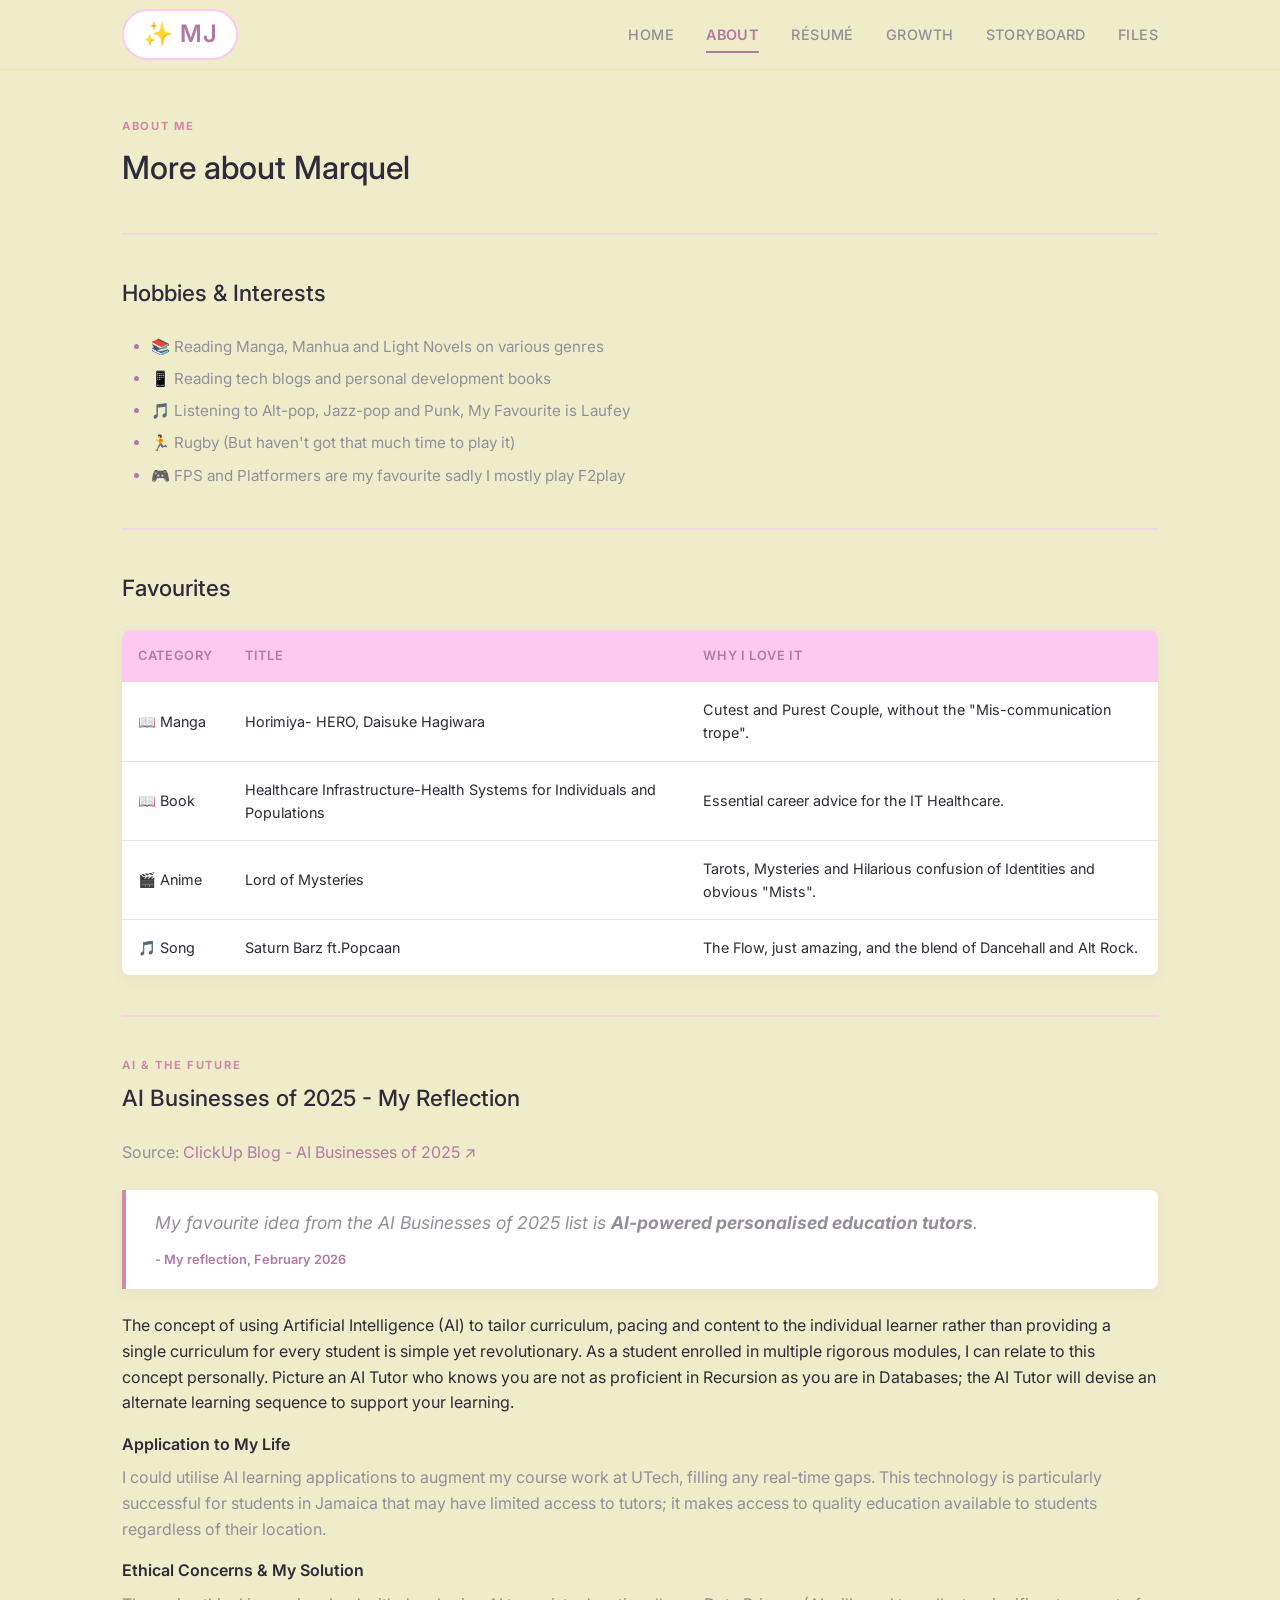
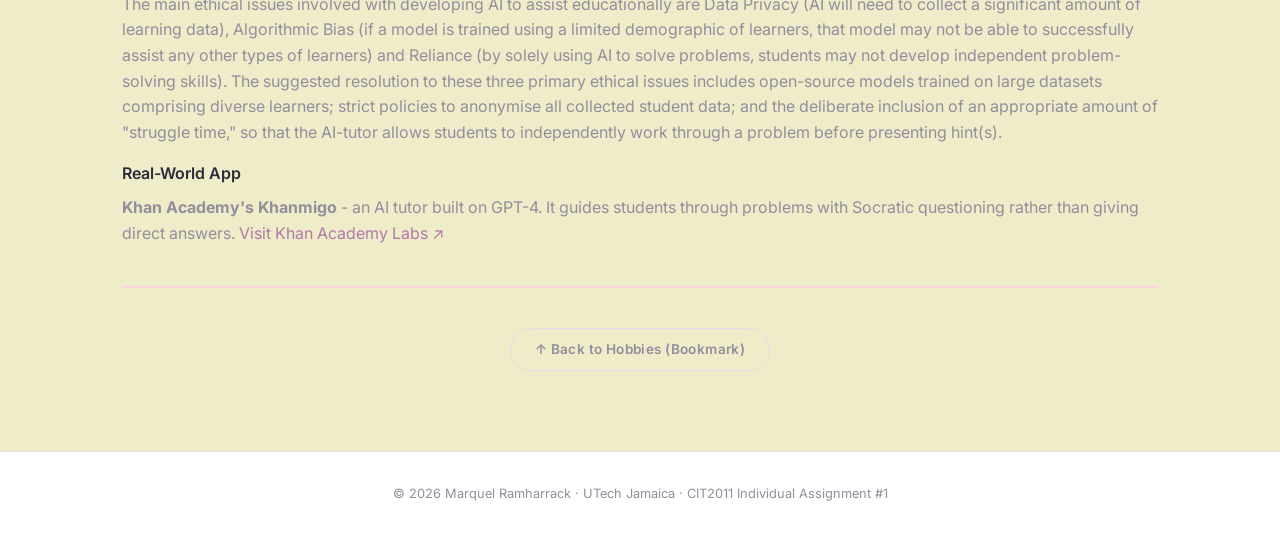
<file: about.html>
<!DOCTYPE html>
<html lang="en">
<head>
  <meta charset="UTF-8" />
  <meta name="viewport" content="width=device-width, initial-scale=1.0" />
  <title>Marquel Ramharrack · About</title>
  <link rel="stylesheet" href="css/style.css" />
</head>
<body>
  <nav>
    <div class="nav-inner">
      <span class="logo">✨ MJ</span>
      <ul class="nav-links">
        <li><a href="index.html">Home</a></li>
        <li><a href="about.html" class="active">About</a></li>
        <li><a href="resume.html">Résumé</a></li>
        <li><a href="development.html">Growth</a></li>
        <li><a href="storyboard.html">Storyboard</a></li>
        <li><a href="files.html">Files</a></li>
      </ul>
    </div>
  </nav>

  <main class="page">
    <p class="section-label fade-up">About Me</p>
    <h1 class="section-title fade-up">More about Marquel</h1>

    <hr class="divider" />

    <!-- Hobbies -->
    <section id="hobbies" aria-labelledby="hobbies-title">
      <h2 id="hobbies-title" class="section-title" style="font-size:1.4rem;">Hobbies &amp; Interests</h2>
      <ul class="styled">
        <li>📚 Reading Manga, Manhua and Light Novels on various genres</li>
        <li>📱 Reading tech blogs and personal development books</li>
        <li>🎵 Listening to Alt-pop, Jazz-pop and Punk, My Favourite is Laufey</li>
        <li>🏃 Rugby (But haven't got that much time to play it)</li>
        <li>🎮 FPS and Platformers are my favourite sadly I mostly play F2play</li>
      </ul>
    </section>

    <hr class="divider" />

    <!-- Favourites table -->
    <section id="favourites" aria-labelledby="fav-title">
      <h2 id="fav-title" class="section-title" style="font-size:1.4rem;">Favourites</h2>
      <table>
        <thead>
          <tr>
            <th>Category</th>
            <th>Title</th>
            <th>Why I Love It</th>
          </tr>
        </thead>
        <tbody>
          <tr>
            <td>📖 Manga</td>
            <td>Horimiya- HERO, Daisuke Hagiwara</td>
            <td>Cutest and Purest Couple, without the "Mis-communication trope".</td>
          </tr>
          <tr>
            <td>📖 Book</td>
            <td>Healthcare Infrastructure-Health Systems for Individuals and Populations</td>
            <td>Essential career advice for the IT Healthcare.</td>
          </tr>
          <tr>
            <td>🎬 Anime</td>
            <td>Lord of Mysteries</td>
            <td>Tarots, Mysteries and Hilarious confusion of Identities and obvious "Mists".</td>
          </tr>
          <tr>
            <td>🎵 Song</td>
            <td>Saturn Barz ft.Popcaan</td>
            <td>The Flow, just amazing, and the blend of Dancehall and Alt Rock.</td>
          </tr>
        </tbody>
      </table>
    </section>

    <hr class="divider" />

    <!-- AI blog  part dont forget fix the issues i have in my bug dock -->
    <section id="ai-blog" aria-labelledby="ai-title">
      <p class="section-label">AI &amp; The Future</p>
      <h2 id="ai-title" class="section-title" style="font-size:1.4rem;">AI Businesses of 2025 - My Reflection</h2>

      <p style="color:var(--text-muted); margin-bottom:1rem;">
        Source: <a href="https://clickup.com/blog/ai-business-ideas/" target="_blank" rel="noopener">ClickUp Blog - AI Businesses of 2025 ↗</a>
      </p>

      <blockquote>
        My favourite idea from the AI Businesses of 2025 list is <strong>AI-powered personalised education tutors</strong>.
        <cite>- My reflection, February 2026</cite>
      </blockquote>

      <p style="margin-bottom:1rem;">
        The concept of using Artificial Intelligence (AI) to tailor curriculum, pacing and content to the individual learner rather than providing a single curriculum for every student is simple yet revolutionary. As a student enrolled in multiple rigorous modules, I can relate to this concept personally. Picture an AI Tutor who knows you are not as proficient in Recursion as you are in Databases; the AI Tutor will devise an alternate learning sequence to support your learning.      </p>

      <h3 style="margin-bottom:.5rem; font-size:1rem; font-weight:600;">Application to My Life</h3>
      <p style="color:var(--text-muted); margin-bottom:1rem;">
        I could utilise AI learning applications to augment my course work at UTech, filling any real-time gaps. This technology is particularly successful for students in Jamaica that may have limited access to tutors; it makes access to quality education available to students regardless of their location.

      </p>

      <h3 style="margin-bottom:.5rem; font-size:1rem; font-weight:600;">Ethical Concerns &amp; My Solution</h3>
      <p style="color:var(--text-muted); margin-bottom:1rem;">
        The main ethical issues involved with developing AI to assist educationally are Data Privacy (AI will need to collect a significant amount of learning data), Algorithmic Bias (if a model is trained using a limited demographic of learners, that model may not be able to successfully assist any other types of learners) and Reliance (by solely using AI to solve problems, students may not develop independent problem-solving skills). The suggested resolution to these three primary ethical issues includes open-source models trained on large datasets comprising diverse learners; strict policies to anonymise all collected student data; and the deliberate inclusion of an appropriate amount of "struggle time," so that the AI-tutor allows students to independently work through a problem before presenting hint(s).      </p>

      <h3 style="margin-bottom:.5rem; font-size:1rem; font-weight:600;">Real-World App</h3>
      <p style="color:var(--text-muted);">
        <strong>Khan Academy's Khanmigo</strong> - an AI tutor built on GPT-4. It guides students through problems with Socratic questioning rather than giving direct answers. 
        <a href="https://www.khanacademy.org/khan-labs" target="_blank" rel="noopener">Visit Khan Academy Labs ↗</a>
      </p>
    </section>

    <!-- Bookmark -->
    <hr class="divider" id="top-link" />
    <p style="text-align:center;">
      <a href="#hobbies" class="btn btn-outline">↑ Back to Hobbies (Bookmark)</a>
    </p>

  </main>

  <footer>
    <p>&copy; 2026 Marquel Ramharrack · UTech Jamaica · CIT2011 Individual Assignment #1</p>
  </footer>
</body>
</html>
</file>
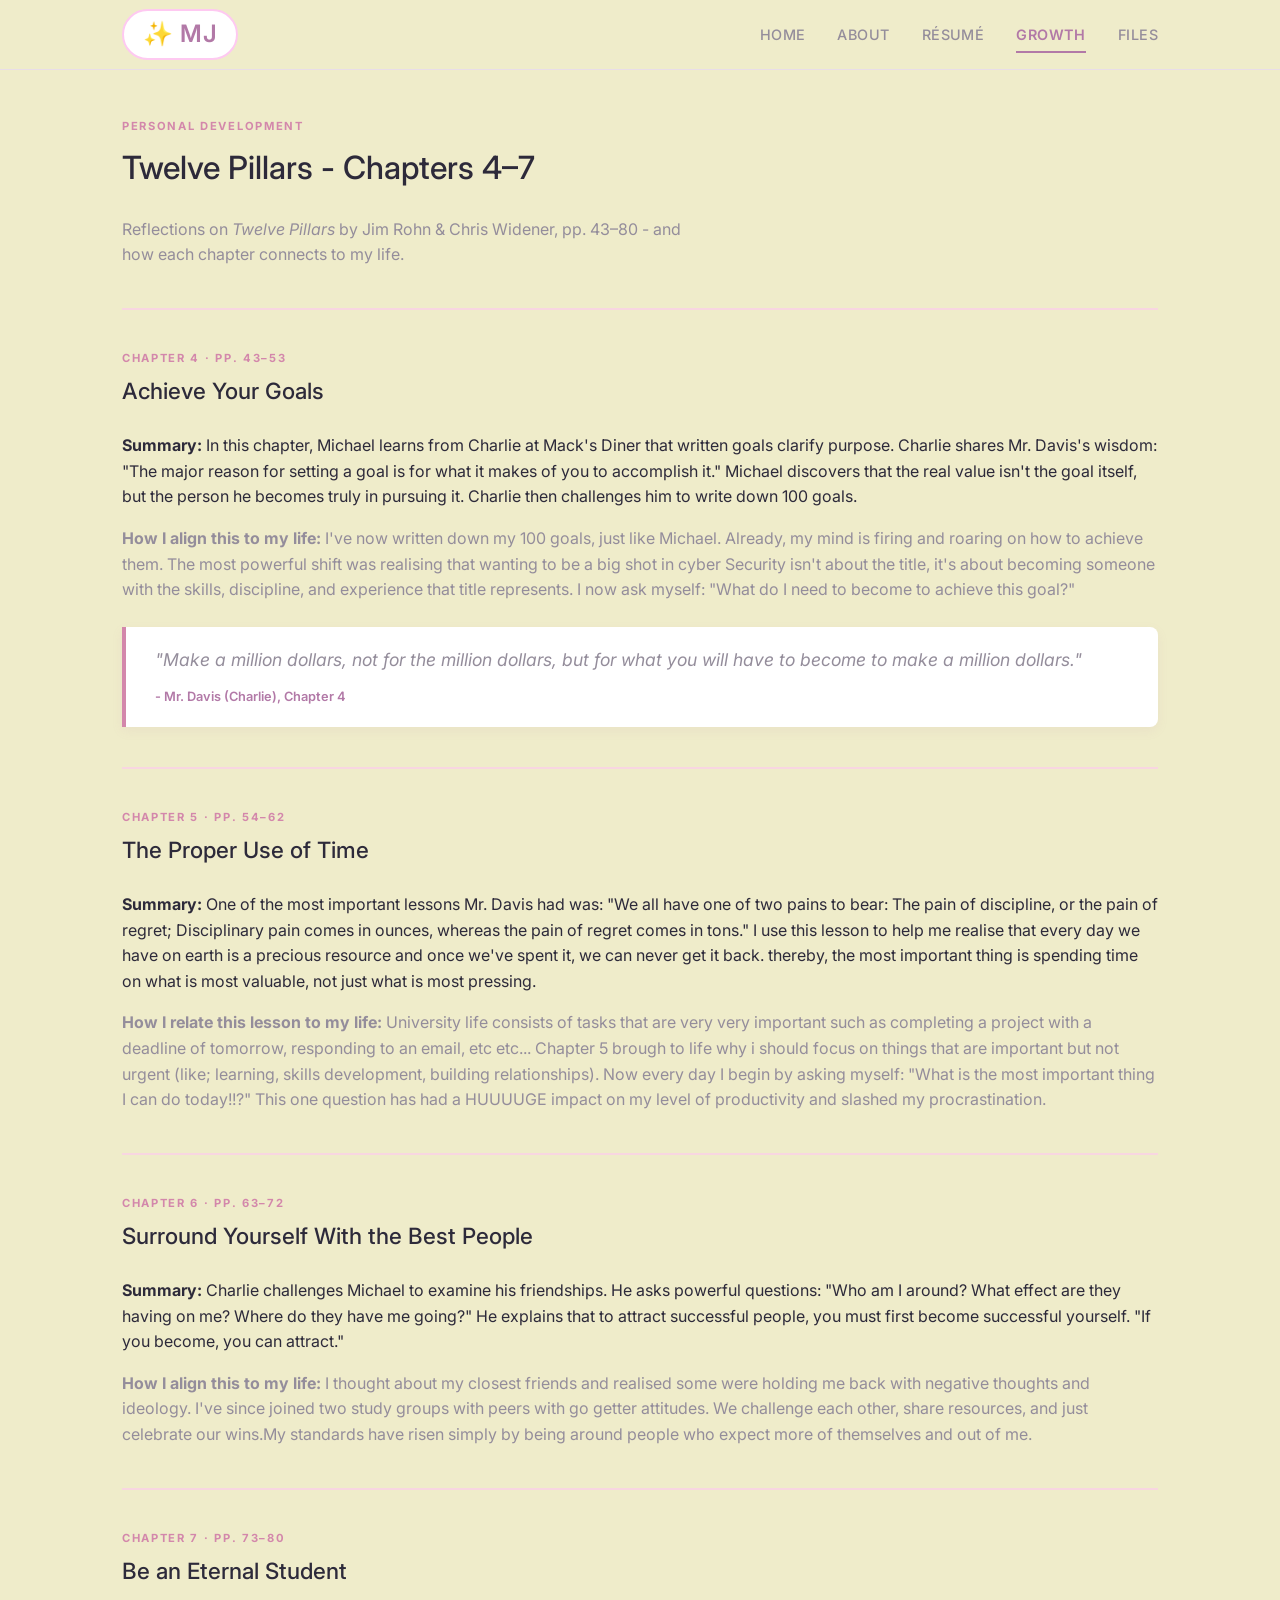
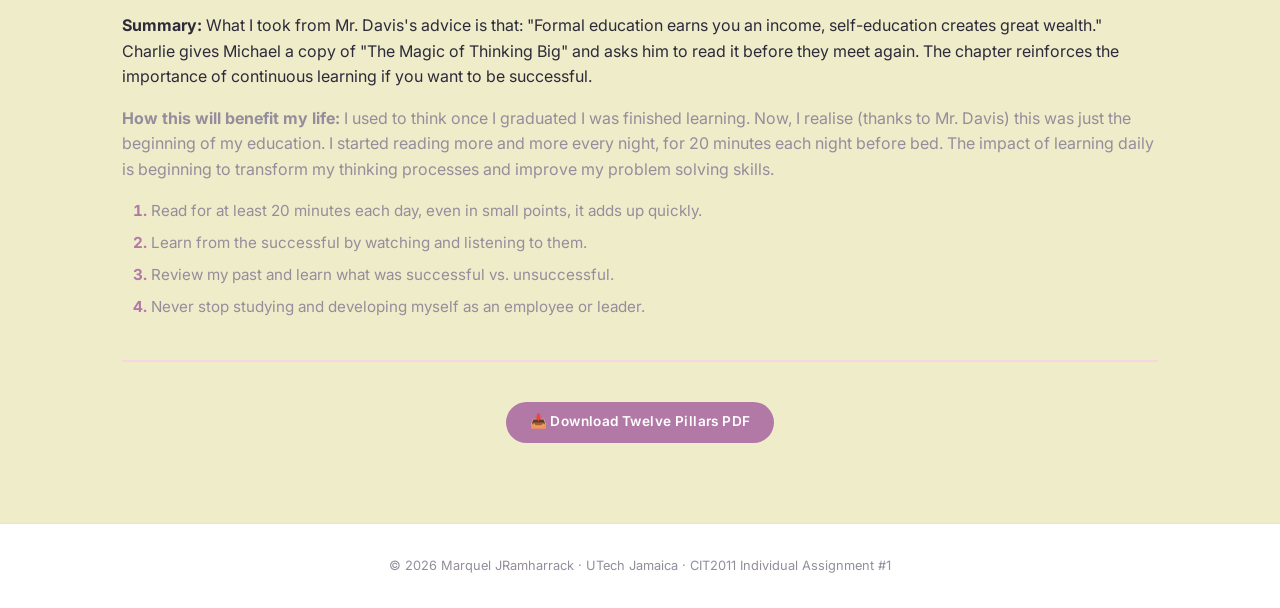
<file: development.html>
<!DOCTYPE html>
<html lang="en">
<head>
  <meta charset="UTF-8" />
  <meta name="viewport" content="width=device-width, initial-scale=1.0" />
  <title>Marquel Ramharrack · Personal Growth</title>
  <link rel="stylesheet" href="css/style.css" />
</head>
<body>
  <nav>
    <div class="nav-inner">
      <span class="logo">✨ MJ</span>
      <ul class="nav-links">
        <li><a href="index.html">Home</a></li>
        <li><a href="about.html">About</a></li>
        <li><a href="resume.html">Résumé</a></li>
        <li><a href="development.html" class="active">Growth</a></li>
        <li><a href="files.html">Files</a></li>
      </ul>
    </div>
  </nav>

  <main class="page">
    <p class="section-label fade-up">Personal Development</p>
    <h1 class="section-title fade-up">Twelve Pillars - Chapters 4–7</h1>
    <p style="color:var(--text-muted); max-width:560px;" class="fade-up">
      Reflections on <em>Twelve Pillars</em> by Jim Rohn &amp; Chris Widener, pp. 43–80 - and how each chapter connects to my life.
    </p>

    <hr class="divider" />

    <!-- Chapter 4 - Achieve Your Goals (pp. 43-53 -->
    <section id="chapter-4" aria-labelledby="ch4">
      <p class="section-label">Chapter 4 · pp. 43–53</p>
      <h2 id="ch4" class="section-title" style="font-size:1.4rem;">Achieve Your Goals</h2>
      <p style="margin-bottom:1rem;">
        <strong>Summary:</strong> In this chapter, Michael learns from Charlie at Mack's Diner that written goals clarify purpose. Charlie shares Mr. Davis's wisdom: "The major reason for setting a goal is for what it makes of you to accomplish it." Michael discovers that the real value isn't the goal itself, but the person he becomes truly in pursuing it. Charlie then challenges him to write down 100 goals.
      </p>
      <p style="margin-bottom:1rem; color:var(--text-muted);">
        <strong>How I align this to my life:</strong> I've now written down my 100 goals, just like Michael. Already, my mind is firing and roaring on how to achieve them. The most powerful shift was realising that wanting to be a big shot in cyber Security isn't about the title, it's about becoming someone with the skills, discipline, and experience that title represents. I now ask myself: "What do I need to become to achieve this goal?"
      </p>
      <blockquote>
        "Make a million dollars, not for the million dollars, but for what you will have to become to make a million dollars."
        <cite>- Mr. Davis (Charlie), Chapter 4</cite>
      </blockquote>
    </section>

    <hr class="divider" />

    <!-- Chapter 5 - The Proper Use of Time (pp. 54-62) -->
    <section id="chapter-5" aria-labelledby="ch5">
      <p class="section-label">Chapter 5 · pp. 54–62</p>
      <h2 id="ch5" class="section-title" style="font-size:1.4rem;">The Proper Use of Time</h2>
      <p style="margin-bottom:1rem;">
        <strong>Summary:</strong> One of the most important lessons Mr. Davis had was: "We all have one of two pains to bear: The pain of discipline, or the pain of regret; Disciplinary pain comes in ounces, whereas the pain of regret comes in tons." I use this lesson to help me realise that every day we have on earth is a precious resource and once we've spent it, we can never get it back. thereby, the most important thing is spending time on what is most valuable, not just what is most pressing.
      </p>
      <p style="color:var(--text-muted);">
        <strong>How I relate this lesson to my life:</strong> University life consists of tasks that are very very important such as completing a project with a deadline of tomorrow, responding to an email, etc etc... Chapter 5 brough to life why i should focus on things that are important but not urgent (like; learning, skills development, building relationships). Now every day I begin by asking myself: "What is the most important thing I can do today!!?" This one question has had a HUUUUGE impact on my level of productivity and slashed my procrastination.
      </p>
    </section>

    <hr class="divider" />

    <!-- Chapter 6 - Surround Yourself With the Best People (pp. 63-7 -->
    <section id="chapter-6" aria-labelledby="ch6">
      <p class="section-label">Chapter 6 · pp. 63–72</p>
      <h2 id="ch6" class="section-title" style="font-size:1.4rem;">Surround Yourself With the Best People</h2>
      <p style="margin-bottom:1rem;">
        <strong>Summary:</strong> Charlie challenges Michael to examine his friendships. He asks powerful questions: "Who am I around? What effect are they having on me? Where do they have me going?" He explains that to attract successful people, you must first become successful yourself. "If you become, you can attract."
      </p>
      <p style="color:var(--text-muted);">
        <strong>How I align this to my life:</strong> I thought about my closest friends and realised some were holding me back with negative thoughts and ideology. I've since joined two study groups with peers with go getter attitudes. We challenge each other, share resources, and just celebrate our wins.My standards have risen simply by being around people who expect more of themselves and out of me.
      </p>
    </section>

    <hr class="divider" />

    <!-- Chapter 7 - Be a Life-Long Learner (pp. 73-80) -->
    <section id="chapter-7" aria-labelledby="ch7">
      <p class="section-label">Chapter 7 · pp. 73–80</p>
      <h2 id="ch7" class="section-title" style="font-size:1.4rem;">Be an Eternal Student</h2>
      <p style="margin-bottom:1rem;">
        <strong>Summary:</strong> What I took from Mr. Davis's advice is that: "Formal education earns you an income, self-education creates great wealth." Charlie gives Michael a copy of "The Magic of Thinking Big" and asks him to read it before they meet again. The chapter reinforces the importance of continuous learning if you want to be successful.
      </p>
      <p style="color:var(--text-muted); margin-bottom:1rem;">
        <strong>How this will benefit my life:</strong> I used to think once I graduated I was finished learning. Now, I realise (thanks to Mr. Davis) this was just the beginning of my education. I started reading more and more every night, for 20 minutes each night before bed. The  impact of learning daily is beginning to transform my thinking processes and improve my problem solving skills.
      </p>
      <ol class="styled">
        <li>Read for at least 20 minutes each day, even in small points, it adds up quickly.</li>
        <li>Learn from the successful by watching and listening to them.</li>
        <li>Review my past and learn what was successful vs. unsuccessful.</li>
        <li>Never stop studying and developing myself as an employee or leader.</li>
      </ol>
    </section>

    <hr class="divider" />
    <p style="text-align:center;">
      <a href="files/Twelve_Pillars_.pdf" class="btn btn-primary" download>📥 Download Twelve Pillars PDF</a>
    </p>

  </main>

  <footer>
    <p>&copy; 2026 Marquel JRamharrack · UTech Jamaica · CIT2011 Individual Assignment #1</p>
  </footer>
</body>
</html>
</file>
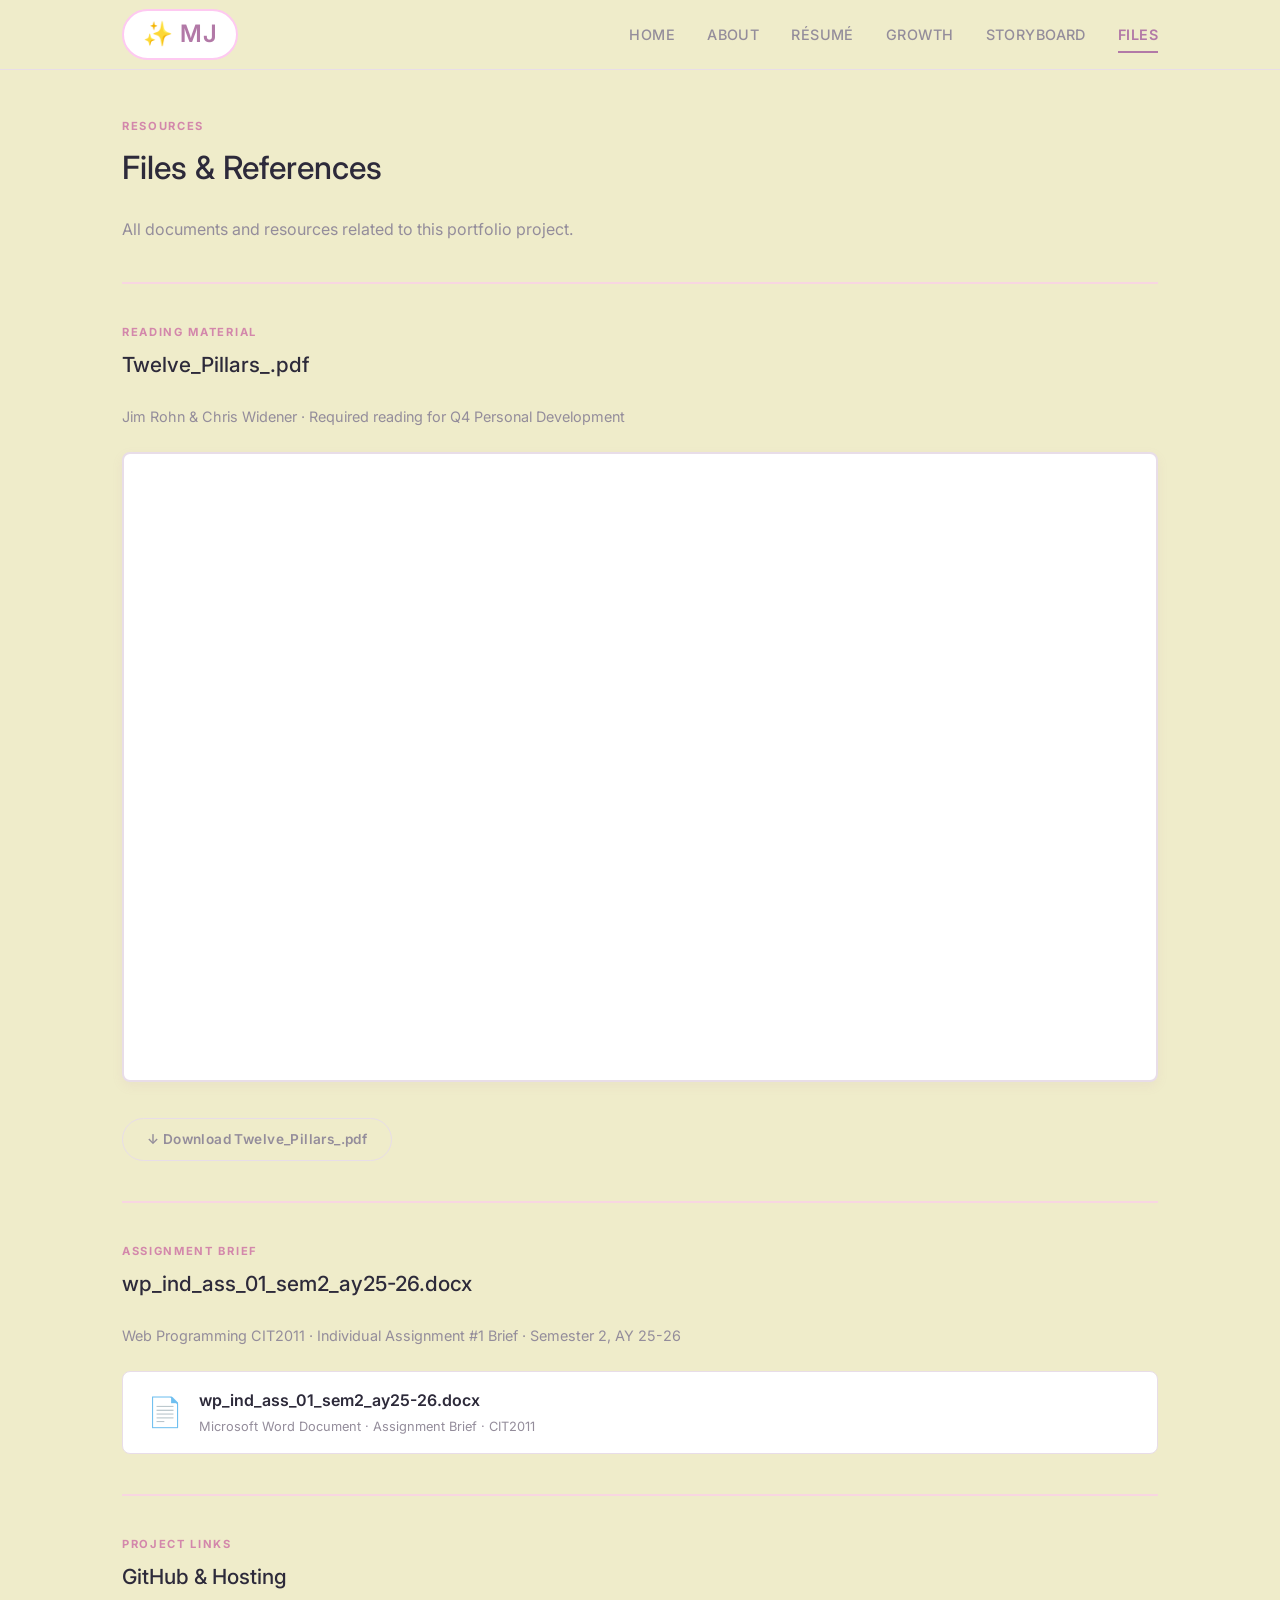
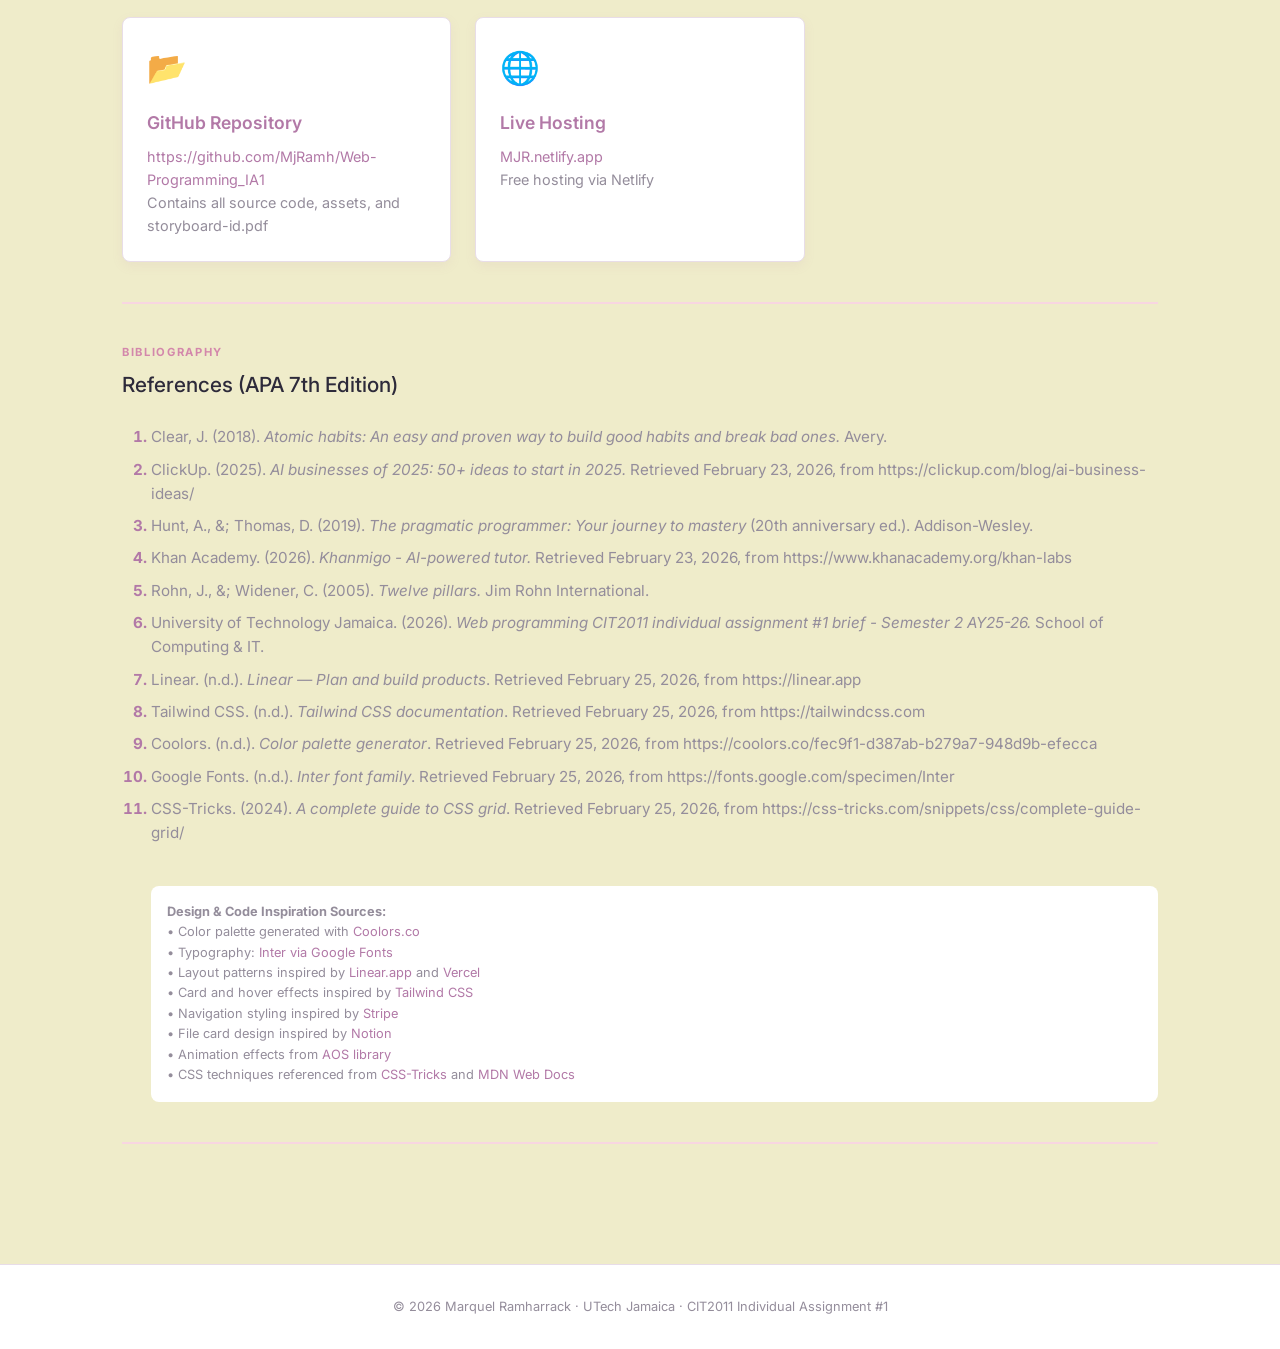
<file: files.html>
<!DOCTYPE html>
<html lang="en">
<head>
  <meta charset="UTF-8" />
  <meta name="viewport" content="width=device-width, initial-scale=1.0" />
  <title>Marquel Ramharrack · Files</title>
  <link rel="stylesheet" href="css/style.css" />
</head>
<body>
  <nav>
    <div class="nav-inner">
      <span class="logo">✨ MJ</span>
      <ul class="nav-links">
        <li><a href="index.html">Home</a></li>
        <li><a href="about.html">About</a></li>
        <li><a href="resume.html">Résumé</a></li>
        <li><a href="development.html">Growth</a></li>
        <li><a href="storyboard.html">Storyboard</a></li>
        <li><a href="files.html" class="active">Files</a></li>
      </ul>
    </div>
  </nav>

  <main class="page">
    <p class="section-label fade-up">Resources</p>
    <h1 class="section-title fade-up">Files & References</h1>
    <p style="color:var(--text-muted);" class="fade-up">All documents and resources related to this portfolio project.</p>

    <hr class="divider" />

    <!-- PDF twelve pilar -->
    <section id="twelve-pillars" aria-labelledby="tp-title">
      <p class="section-label">Reading Material</p>
      <h2 id="tp-title" class="section-title" style="font-size:1.3rem;">Twelve_Pillars_.pdf</h2>
      <p style="color:var(--text-muted); margin-bottom:1rem; font-size:.9rem;">
        Jim Rohn &amp; Chris Widener · Required reading for Q4 Personal Development
      </p>
      <div class="iframe-wrap">
        <iframe
          src="files/Twelve_Pillars_.pdf"
          title="Twelve Pillars - Jim Rohn and Chris Widener"
          loading="lazy"
        >
          <p>Your browser doesn't support PDF previews. 
             <a href="files/Twelve_Pillars_.pdf" download>Download Twelve_Pillars_.pdf</a>
          </p>
        </iframe>
      </div>
      <a href="files/Twelve_Pillars_.pdf" download class="btn btn-outline" style="margin-top:.75rem; display:inline-block;">
        ↓ Download Twelve_Pillars_.pdf
      </a>
    </section>

    <hr class="divider" />

    <!--assignment brief -->
    <section id="assignment-doc" aria-labelledby="doc-title">
      <p class="section-label">Assignment Brief</p>
      <h2 id="doc-title" class="section-title" style="font-size:1.3rem;">wp_ind_ass_01_sem2_ay25-26.docx</h2>
      <p style="color:var(--text-muted); margin-bottom:1rem; font-size:.9rem;">
        Web Programming CIT2011 · Individual Assignment #1 Brief · Semester 2, AY 25-26
      </p>
      <div class="file-list">
        <a href="files/wp_ind_ass_01_sem2_ay25-26.docx" download class="file-card">
          <span class="file-icon">📄</span>
          <div>
            <p class="file-name">wp_ind_ass_01_sem2_ay25-26.docx</p>
            <p class="file-meta">Microsoft Word Document · Assignment Brief · CIT2011</p>
          </div>
        </a>
      </div>
    </section>

    <hr class="divider" />

    <!-- GitHub and hosting links rember to actually put the right ones in REMBERRRRR -->
    <section id="repo-links" aria-label="Repository and hosting">
      <p class="section-label">Project Links</p>
      <h2 class="section-title" style="font-size:1.3rem;">GitHub & Hosting</h2>
      <div class="cards" style="margin-top:1rem;">
        <div class="card">
          <div class="card-icon">📂</div>
          <h3>GitHub Repository</h3>
          <p><a href="https://github.com/MjRamh/Web-Programming_IA1" target="_blank" rel="noopener">https://github.com/MjRamh/Web-Programming_IA1</a></p>
          <p class="file-meta">Contains all source code, assets, and storyboard-id.pdf</p>
        </div>
        <div class="card">
          <div class="card-icon">🌐</div>
          <h3>Live Hosting</h3>
          <p><a href="https://marquelramharrack2304774indivassign1.netlify.app/" target="_blank" rel="noopener">MJR.netlify.app</a></p>
          <p class="file-meta">Free hosting via Netlify</p>
        </div>
      </div>
    </section>

    <hr class="divider" />

    <!-- aPA 7 References for stle Reference aswell  -->
    <section id="references" aria-label="APA references">
      <p class="section-label">Bibliography</p>
      <h2 class="section-title" style="font-size:1.3rem;">References (APA 7th Edition)</h2>
      <ol class="styled" style="margin-top:1.5rem;">
        <li>Clear, J. (2018). <em>Atomic habits: An easy and proven way to build good habits and break bad ones.</em> Avery.</li>
        <li>ClickUp. (2025). <em>AI businesses of 2025: 50+ ideas to start in 2025.</em> Retrieved February 23, 2026, from https://clickup.com/blog/ai-business-ideas/</li>
        <li>Hunt, A., &; Thomas, D. (2019). <em>The pragmatic programmer: Your journey to mastery</em> (20th anniversary ed.). Addison-Wesley.</li>
        <li>Khan Academy. (2026). <em>Khanmigo - AI-powered tutor.</em> Retrieved February 23, 2026, from https://www.khanacademy.org/khan-labs</li>
        <li>Rohn, J., &; Widener, C. (2005). <em>Twelve pillars.</em> Jim Rohn International.</li>
        <li>University of Technology Jamaica. (2026). <em>Web programming CIT2011 individual assignment #1 brief - Semester 2 AY25-26.</em> School of Computing &amp; IT.</li>
        <li>Linear. (n.d.). <em>Linear — Plan and build products</em>. Retrieved February 25, 2026, from https://linear.app</li>
        <li>Tailwind CSS. (n.d.). <em>Tailwind CSS documentation</em>. Retrieved February 25, 2026, from https://tailwindcss.com</li>
        <li>Coolors. (n.d.). <em>Color palette generator</em>. Retrieved February 25, 2026, from https://coolors.co/fec9f1-d387ab-b279a7-948d9b-efecca</li>
        <li>Google Fonts. (n.d.). <em>Inter font family</em>. Retrieved February 25, 2026, from https://fonts.google.com/specimen/Inter</li>
        <li>CSS-Tricks. (2024). <em>A complete guide to CSS grid</em>. Retrieved February 25, 2026, from https://css-tricks.com/snippets/css/complete-guide-grid/</li>
        <p style="color:var(--text-muted); font-size:0.8rem; margin-top:2rem; padding:1rem; background:var(--surface); border-radius:var(--radius);">
          <strong>Design & Code Inspiration Sources:</strong><br>
          • Color palette generated with <a href="https://coolors.co/fec9f1-d387ab-b279a7-948d9b-efecca" target="_blank">Coolors.co</a><br>
          • Typography: <a href="https://fonts.google.com/specimen/Inter" target="_blank">Inter via Google Fonts</a><br>
          • Layout patterns inspired by <a href="https://linear.app" target="_blank">Linear.app</a> and <a href="https://vercel.com" target="_blank">Vercel</a><br>
          • Card and hover effects inspired by <a href="https://tailwindcss.com" target="_blank">Tailwind CSS</a><br>
          • Navigation styling inspired by <a href="https://stripe.com" target="_blank">Stripe</a><br>
          • File card design inspired by <a href="https://notion.so" target="_blank">Notion</a><br>
          • Animation effects from <a href="https://michalsnik.github.io/aos" target="_blank">AOS library</a><br>
          • CSS techniques referenced from <a href="https://css-tricks.com" target="_blank">CSS-Tricks</a> and <a href="https://developer.mozilla.org" target="_blank">MDN Web Docs</a>
</p>
      </ol>

    </section>

    <hr class="divider" />
  </main>

  <footer>
    <p>&copy; 2026 Marquel Ramharrack  · UTech Jamaica · CIT2011 Individual Assignment #1</p>
  </footer>
</body>
</html>
</file>
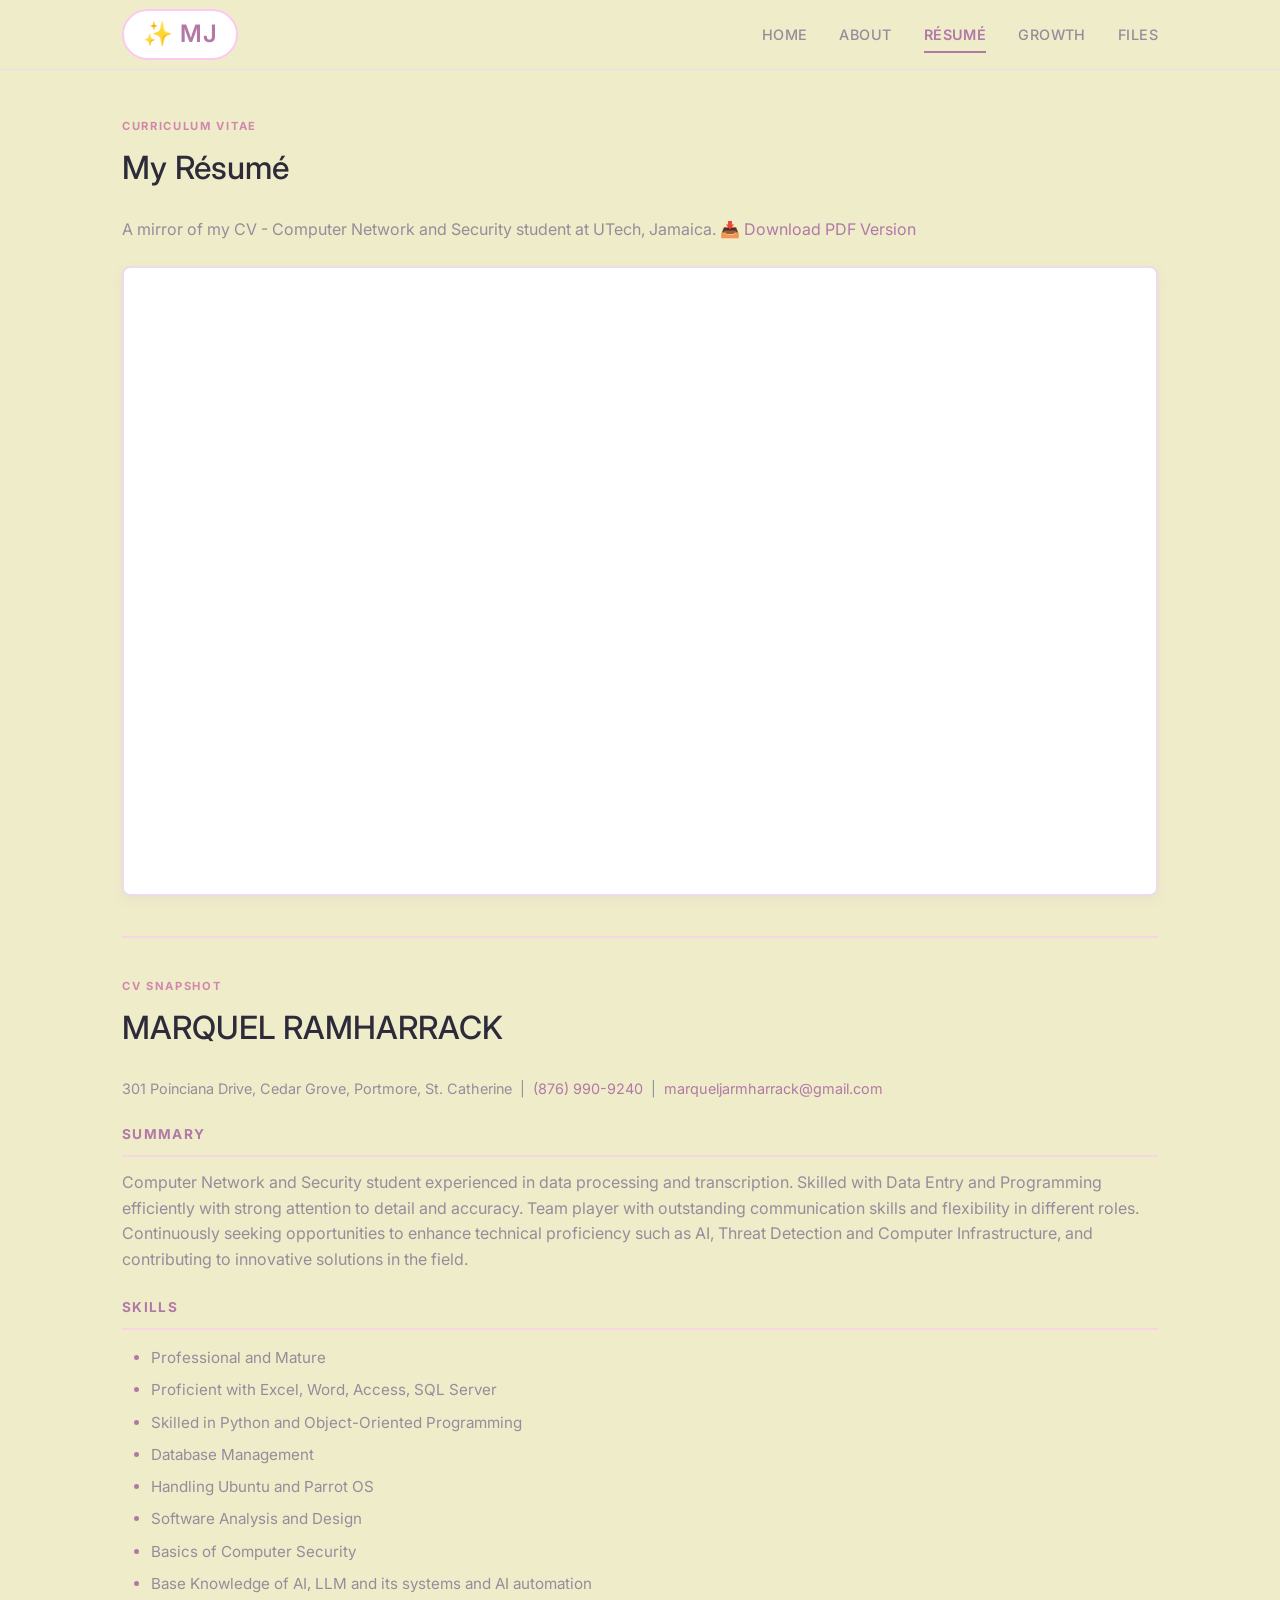
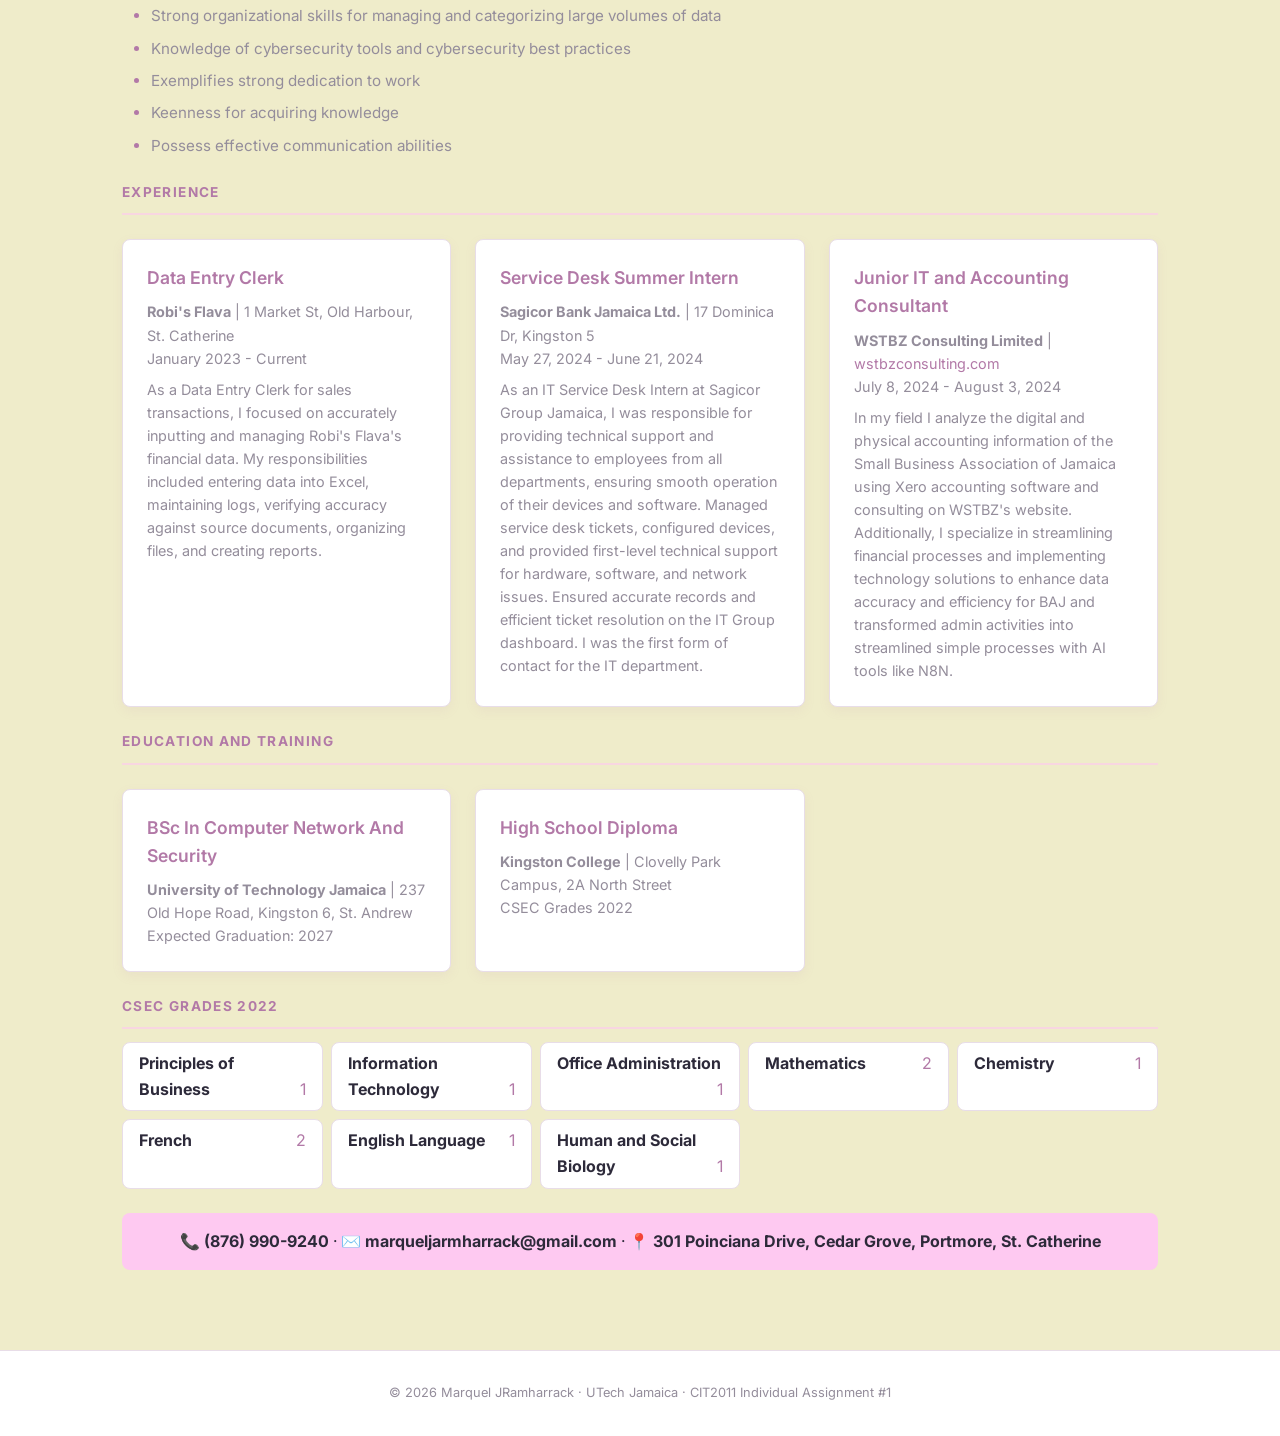
<file: resume.html>
<!DOCTYPE html>
<html lang="en">
<head>
  <meta charset="UTF-8" />
  <meta name="viewport" content="width=device-width, initial-scale=1.0" />
  <title>Marquel JRamharrack · Résumé</title>
  <link rel="stylesheet" href="css/style.css" />
</head>
<body>
  <nav>
    <div class="nav-inner">
      <span class="logo">✨ MJ</span>
      <ul class="nav-links">
        <li><a href="index.html">Home</a></li>
        <li><a href="about.html">About</a></li>
        <li><a href="resume.html" class="active">Résumé</a></li>
        <li><a href="development.html">Growth</a></li>
        <li><a href="files.html">Files</a></li>
      </ul>
    </div>
  </nav>

  <main class="page">
    <p class="section-label fade-up">Curriculum Vitae</p>
    <h1 class="section-title fade-up">My Résumé</h1>
    <p style="color:var(--text-muted); margin-bottom:.5rem;" class="fade-up">
      A mirror of my CV - Computer Network and Security student at UTech, Jamaica. 
      <a href="assets/resume.pdf" download>📥 Download PDF Version</a>
    </p>

    <!-- Iframe Resume (for resume pdf) -->
    <div class="iframe-wrap fade-up">
      <iframe 
        src="assets/resume.pdf" 
        title="Curriculum Vitae -- Marquel JRamharrack"
        loading="lazy"
      >
        <p>Your browser does not support iframes. 
           <a href="assets/resume.pdf">Download the résumé instead.</a>
        </p>
      </iframe>
    </div>

    <hr class="divider" />

    <!-- Inline html CV mirror with actual resume info -->
    <section id="cv-mirror" aria-label="Curriculum vitae content">
      <p class="section-label">CV Snapshot</p>
      <h2 class="section-title" style="font-size:2rem;">MARQUEL RAMHARRACK</h2>
      <p style="color:var(--text-muted); font-size:.9rem; margin-bottom:1.5rem;">
        301 Poinciana Drive, Cedar Grove, Portmore, St. Catherine &nbsp;|&nbsp; 
        <a href="tel:18769909240">(876) 990-9240</a> &nbsp;|&nbsp;
        <a href="mailto:marqueljarmharrack@gmail.com">marqueljarmharrack@gmail.com</a>
      </p>

      <!-- SUMMARY!!! -->
      <h3 style="margin-bottom:.6rem; color:var(--mauve); font-size:.85rem; letter-spacing:.1em; text-transform:uppercase;">Summary</h3>
      <hr class="divider" style="margin:.3rem 0 .8rem;" />
      <p style="color:var(--text-muted); margin-bottom:1.5rem;">
        Computer Network and Security student experienced in data processing and transcription. 
        Skilled with Data Entry and Programming efficiently with strong attention to detail and accuracy. 
        Team player with outstanding communication skills and flexibility in different roles. 
        Continuously seeking opportunities to enhance technical proficiency such as AI, Threat Detection 
        and Computer Infrastructure, and contributing to innovative solutions in the field.
      </p>

      <!-- SKILLz -->
      <h3 style="margin-bottom:.6rem; color:var(--mauve); font-size:.85rem; letter-spacing:.1em; text-transform:uppercase;">Skills</h3>
      <hr class="divider" style="margin:.3rem 0 .8rem;" />
      <ul class="styled" style="margin-bottom:1.5rem;">
        <li>Professional and Mature</li>
        <li>Proficient with Excel, Word, Access, SQL Server</li>
        <li>Skilled in Python and Object-Oriented Programming</li>
        <li>Database Management</li>
        <li>Handling Ubuntu and Parrot OS</li>
        <li>Software Analysis and Design</li>
        <li>Basics of Computer Security</li>
        <li>Base Knowledge of AI, LLM and its systems and AI automation</li>
        <li>Strong organizational skills for managing and categorizing large volumes of data</li>
        <li>Knowledge of cybersecurity tools and cybersecurity best practices</li>
        <li>Exemplifies strong dedication to work</li>
        <li>Keenness for acquiring knowledge</li>
        <li>Possess effective communication abilities</li>
      </ul>

      <!-- EXPERIENC -->
      <h3 style="margin-bottom:.6rem; color:var(--mauve); font-size:.85rem; letter-spacing:.1em; text-transform:uppercase;">Experience</h3>
      <hr class="divider" style="margin:.3rem 0 .8rem;" />
      
      <div class="cards" style="margin-bottom:1.5rem;">
        <div class="card">
          <h3>Data Entry Clerk</h3>
          <p><strong>Robi's Flava</strong> | 1 Market St, Old Harbour, St. Catherine</p>
          <p class="file-meta">January 2023 - Current</p>
          <p style="margin-top:0.5rem; color:var(--text-muted);">
            As a Data Entry Clerk for sales transactions, I focused on accurately inputting and managing 
            Robi's Flava's financial data. My responsibilities included entering data into Excel, 
            maintaining logs, verifying accuracy against source documents, organizing files, and creating reports.
          </p>
        </div>

        <div class="card">
          <h3>Service Desk Summer Intern</h3>
          <p><strong>Sagicor Bank Jamaica Ltd.</strong> | 17 Dominica Dr, Kingston 5</p>
          <p class="file-meta">May 27, 2024 - June 21, 2024</p>
          <p style="margin-top:0.5rem; color:var(--text-muted);">
            As an IT Service Desk Intern at Sagicor Group Jamaica, I was responsible for providing 
            technical support and assistance to employees from all departments, ensuring smooth operation 
            of their devices and software. Managed service desk tickets, configured devices, and provided 
            first-level technical support for hardware, software, and network issues. Ensured accurate 
            records and efficient ticket resolution on the IT Group dashboard. I was the first form of 
            contact for the IT department.
          </p>
        </div>

        <div class="card">
          <h3>Junior IT and Accounting Consultant</h3>
          <p><strong>WSTBZ Consulting Limited</strong> | <a href="https://wstbzconsulting.com" target="_blank">wstbzconsulting.com</a></p>
          <p class="file-meta">July 8, 2024 - August 3, 2024</p>
          <p style="margin-top:0.5rem; color:var(--text-muted);">
            In my field I analyze the digital and physical accounting information of the Small Business 
            Association of Jamaica using Xero accounting software and consulting on WSTBZ's website. 
            Additionally, I specialize in streamlining financial processes and implementing technology 
            solutions to enhance data accuracy and efficiency for BAJ and transformed admin activities 
            into streamlined simple processes with AI tools like N8N.
          </p>
        </div>
      </div>

      <!-- EDUCATION -->
      <h3 style="margin-bottom:.6rem; color:var(--mauve); font-size:.85rem; letter-spacing:.1em; text-transform:uppercase;">Education and Training</h3>
      <hr class="divider" style="margin:.3rem 0 .8rem;" />
      
      <div class="cards" style="margin-bottom:1.5rem;">
        <div class="card">
          <h3>BSc In Computer Network And Security</h3>
          <p><strong>University of Technology Jamaica</strong> | 237 Old Hope Road, Kingston 6, St. Andrew</p>
          <p class="file-meta">Expected Graduation: 2027</p>
        </div>
        
        <div class="card">
          <h3>High School Diploma</h3>
          <p><strong>Kingston College</strong> | Clovelly Park Campus, 2A North Street</p>
          <p class="file-meta">CSEC Grades 2022</p>
        </div>
      </div>

      <!-- Cape Grades -->
      <h3 style="margin-bottom:.6rem; color:var(--mauve); font-size:.85rem; letter-spacing:.1em; text-transform:uppercase;">CSEC Grades 2022</h3>
      <hr class="divider" style="margin:.3rem 0 .8rem;" />
      
      <div style="display: grid; grid-template-columns: repeat(auto-fill, minmax(200px, 1fr)); gap: 0.5rem; margin-bottom: 1.5rem;">
        <div style="background: var(--surface); padding: 0.5rem 1rem; border-radius: var(--radius); border: 1px solid var(--border);">
          <strong>Principles of Business</strong> <span style="color: var(--mauve); float: right;">1</span>
        </div>
        <div style="background: var(--surface); padding: 0.5rem 1rem; border-radius: var(--radius); border: 1px solid var(--border);">
          <strong>Information Technology</strong> <span style="color: var(--mauve); float: right;">1</span>
        </div>
        <div style="background: var(--surface); padding: 0.5rem 1rem; border-radius: var(--radius); border: 1px solid var(--border);">
          <strong>Office Administration</strong> <span style="color: var(--mauve); float: right;">1</span>
        </div>
        <div style="background: var(--surface); padding: 0.5rem 1rem; border-radius: var(--radius); border: 1px solid var(--border);">
          <strong>Mathematics</strong> <span style="color: var(--mauve); float: right;">2</span>
        </div>
        <div style="background: var(--surface); padding: 0.5rem 1rem; border-radius: var(--radius); border: 1px solid var(--border);">
          <strong>Chemistry</strong> <span style="color: var(--mauve); float: right;">1</span>
        </div>
        <div style="background: var(--surface); padding: 0.5rem 1rem; border-radius: var(--radius); border: 1px solid var(--border);">
          <strong>French</strong> <span style="color: var(--mauve); float: right;">2</span>
        </div>
        <div style="background: var(--surface); padding: 0.5rem 1rem; border-radius: var(--radius); border: 1px solid var(--border);">
          <strong>English Language</strong> <span style="color: var(--mauve); float: right;">1</span>
        </div>
        <div style="background: var(--surface); padding: 0.5rem 1rem; border-radius: var(--radius); border: 1px solid var(--border);">
          <strong>Human and Social Biology</strong> <span style="color: var(--mauve); float: right;">1</span>
        </div>
      </div>

      <!-- Contact Information (footer style) -->
      <div style="background: var(--pink-light); padding: 1rem; border-radius: var(--radius); margin-top: 1rem; text-align: center;">
        <p style="color: var(--text);">
          <strong>📞 (876) 990-9240</strong> · 
          <strong>✉️ marqueljarmharrack@gmail.com</strong> · 
          <strong>📍 301 Poinciana Drive, Cedar Grove, Portmore, St. Catherine</strong>
        </p>
      </div>

    </section>

  </main>

  <footer>
    <p>&copy; 2026 Marquel JRamharrack · UTech Jamaica · CIT2011 Individual Assignment #1</p>
  </footer>
</body>
</html>
</file>
<file: css/style.css>
/* (!)(!)(!)(!)(!)(!)()(0)──────────────────────────────(!)(!)(!)(!)(!)(!)()(0)
  style.css 
   REMBER FUTRE MEEES FOLLOW THESE AS UR COLOURS #FEC9F1, #D387AB, #B279A7, #948D9B, #EFECCA
   (!)(!)(!)(!)(!)(!)()(0)──────────────────────────────(!)(!)(!)(!)(!)(!)()(0) */

@import url('https://fonts.googleapis.com/css2?family=Inter:wght@300;400;500;600;700&display=swap');

/*ROOT VARIABLES */
:root {
  --pink-light:  #FEC9F1;
  --pink-mid:    #D387AB;
  --mauve:       #B279A7;
  --grey:        #948D9B;
  --cream:       #EFECCA;

  --bg:          var(--cream);
  --surface:     #ffffff;
  --text:        #2d2a3a;
  --text-muted:  var(--grey);
  --accent:      var(--mauve);
  --accent-soft: var(--pink-mid);
  --border:      #e8dde8;

  --font-body:   'Inter', -apple-system, BlinkMacSystemFont, sans-serif;
  --radius:      8px;
  --shadow:      0 4px 12px rgba(178,121,167,0.08);
  --max-w:       1100px;
  --nav-h:       70px;
  --transition:  all 0.2s ease-in-out;
}

/* ── RESET ─ */
*, *::before, *::after {
  box-sizing: border-box;
  margin: 0;
  padding: 0;
}

html {
  scroll-behavior: smooth;
  scroll-padding-top: calc(var(--nav-h) + 20px);
}

body {
  font-family: var(--font-body);
  background: var(--bg);
  color: var(--text);
  font-size: 1rem;
  line-height: 1.6;
  min-height: 100vh;
  display: flex;
  flex-direction: column;
}

img {
  max-width: 100%;
  display: block;
}

a {
  color: var(--accent);
  text-decoration: none;
  transition: var(--transition);
}

a:hover {
  color: var(--pink-mid);
}

/* ── NAVIGATION !!! ── */
nav {
  position: sticky;
  top: 0;
  z-index: 100;
  background: var(--cream);
  border-bottom: 1px solid var(--border);
  height: var(--nav-h);
  display: flex;
  align-items: center;
}

.nav-inner {
  width: 100%;
  max-width: var(--max-w);
  margin: 0 auto;
  padding: 0 2rem;
  display: flex;
  align-items: center;
  justify-content: space-between;
}

.logo {
  font-size: 1.5rem;
  font-weight: 600;
  color: var(--mauve);
  background: white;
  padding: 0.3rem 1.2rem;
  border-radius: 40px;
  border: 2px solid var(--pink-light);
  letter-spacing: 0.5px;
  transition: var(--transition);
}

.logo:hover {
  border-color: var(--mauve);
  transform: scale(1.02);
}

.nav-links {
  list-style: none;
  display: flex;
  gap: 2rem;
}

.nav-links a {
  font-size: 0.9rem;
  font-weight: 500;
  color: var(--text-muted);
  letter-spacing: 0.03em;
  text-transform: uppercase;
  padding: 0.5rem 0;
  border-bottom: 2px solid transparent;
  transition: var(--transition);
}

/* Pseudo-class :hover (Q2) */
.nav-links a:hover {
  color: var(--mauve);
  border-bottom-color: var(--pink-mid);
}

/* Active link using class selector */
.nav-links a.active {
  color: var(--mauve);
  border-bottom-color: var(--mauve);
  font-weight: 600;
}

/* Focus pseudo-class  */
.nav-links a:focus-visible {
  outline: 2px solid var(--mauve);
  outline-offset: 4px;
  border-radius: 2px;
}

/*  MAIN CONTENT!!!!!!!!  */
.page {
  max-width: var(--max-w);
  margin: 0 auto;
  padding: 3rem 2rem 5rem;
  flex: 1;
  width: 100%;
}

/* ── HERO SECTION ( profile image INCLUDED HERE REMEMBER) ── */
.hero {
  display: flex;
  gap: 3rem;
  align-items: center;
  padding: 1rem 0 2rem;
}

.hero-image-container {
  flex-shrink: 0;
  text-align: center;
}

.profile-image {
  width: 240px;
  height: 240px;
  border-radius: 50%;
  object-fit: cover;
  border: 4px solid var(--pink-light);
  box-shadow: var(--shadow);
  transition: var(--transition);
}

/* Image hover effect */
.profile-image:hover {
  border-color: var(--mauve);
  transform: scale(1.02);
}

.image-caption {
  margin-top: 0.5rem;
  font-size: 0.85rem;
  color: var(--text-muted);
}

.hero-text {
  flex: 1;
}

.hero-tag {
  font-size: 0.75rem;
  letter-spacing: 0.12em;
  text-transform: uppercase;
  color: var(--pink-mid);
  font-weight: 600;
  margin-bottom: 0.5rem;
}

.hero h1 {
  font-size: clamp(2rem, 5vw, 3rem);
  line-height: 1.2;
  margin-bottom: 1rem;
  color: var(--text);
}

.hero h1 em {
  color: var(--mauve);
  font-style: italic;
}

.hero-bio {
  color: var(--text-muted);
  font-size: 1.1rem;
  margin-bottom: 1.5rem;
}

/* Bookmark target styling */
.bookmark-target {
  scroll-margin-top: calc(var(--nav-h) + 20px);
}

.back-to-top {
  text-align: right;
  margin: 0.5rem 0;
}

.back-to-top a {
  font-size: 0.85rem;
  color: var(--grey);
  border-bottom: 1px dashed var(--pink-light);
}

.back-to-top a:hover {
  color: var(--mauve);
}

/* ── SECTION HEADERS ── */
.section-label {
  font-size: 0.7rem;
  letter-spacing: 0.15em;
  text-transform: uppercase;
  color: var(--pink-mid);
  font-weight: 700;
  margin-bottom: 0.35rem;
}

.section-title {
  font-size: clamp(1.5rem, 4vw, 2rem);
  color: var(--text);
  margin-bottom: 1.5rem;
  font-weight: 500;
}

/* ── CARDS (Grid layout ) ── */
.cards {
  display: grid;
  grid-template-columns: repeat(auto-fill, minmax(260px, 1fr));
  gap: 1.5rem;
  margin: 1.5rem 0;
}

.card {
  background: var(--surface);
  border: 1px solid var(--border);
  border-radius: var(--radius);
  padding: 1.5rem;
  box-shadow: var(--shadow);
  transition: var(--transition);
}

/* Pseudo-class hover on cards  */
.card:hover {
  transform: translateY(-4px);
  box-shadow: 0 8px 24px rgba(178,121,167,0.12);
  border-color: var(--pink-mid);
}

.card-icon {
  font-size: 2rem;
  margin-bottom: 1rem;
}

.card h3 {
  font-size: 1.1rem;
  font-weight: 600;
  margin-bottom: 0.5rem;
  color: var(--mauve);
}

.card p {
  font-size: 0.9rem;
  color: var(--text-muted);
  line-height: 1.6;
}

/*BUTTONS (with transitions*/
.btn {
  display: inline-block;
  padding: 0.6rem 1.5rem;
  border-radius: 40px;
  font-size: 0.85rem;
  font-weight: 600;
  letter-spacing: 0.03em;
  transition: var(--transition);
  cursor: pointer;
  border: none;
  text-align: center;
}

.btn-primary {
  background: var(--mauve);
  color: white;
}

.btn-primary:hover {
  background: var(--pink-mid);
  transform: translateY(-2px);
  box-shadow: 0 4px 12px rgba(178,121,167,0.3);
}

.btn-outline {
  background: transparent;
  border: 1.5px solid var(--border);
  color: var(--text-muted);
}

.btn-outline:hover {
  border-color: var(--mauve);
  color: var(--mauve);
  transform: translateY(-2px);
  background: rgba(178,121,167,0.02);
}

/* table*/
table {
  width: 100%;
  border-collapse: collapse;
  font-size: 0.9rem;
  margin: 1.5rem 0;
  background: var(--surface);
  border-radius: var(--radius);
  overflow: hidden;
  box-shadow: var(--shadow);
}

thead {
  background: var(--pink-light);
}

th {
  text-align: left;
  padding: 1rem;
  font-weight: 600;
  font-size: 0.8rem;
  letter-spacing: 0.05em;
  text-transform: uppercase;
  color: var(--mauve);
}

td {
  padding: 1rem;
  border-bottom: 1px solid var(--border);
}

tr:last-child td {
  border-bottom: none;
}

tr:hover td {
  background: #faf0f8;
}

/* Lists*/
ul.styled, ol.styled {
  padding-left: 1.8rem;
  display: flex;
  flex-direction: column;
  gap: 0.5rem;
  color: var(--text-muted);
  font-size: 0.95rem;
  margin: 1rem 0;
}

ul.styled li::marker {
  color: var(--mauve);
}

ol.styled li::marker {
  color: var(--mauve);
  font-weight: 700;
}

/*Blockquote THINGS*/
blockquote {
  border-left: 4px solid var(--pink-mid);
  padding: 1.2rem 1.8rem;
  background: var(--surface);
  border-radius: 0 var(--radius) var(--radius) 0;
  font-size: 1.1rem;
  font-style: italic;
  color: var(--text-muted);
  margin: 1.5rem 0;
  box-shadow: var(--shadow);
}

blockquote cite {
  display: block;
  margin-top: 0.8rem;
  font-size: 0.8rem;
  font-style: normal;
  font-weight: 600;
  color: var(--accent);
}

/* Iframe ( FOR Resume REMOVE THE SECOND ONE)*/
.iframe-wrap {
  width: 100%;
  height: 70vh;
  min-height: 500px;
  border: 2px solid var(--border);
  border-radius: var(--radius);
  overflow: hidden;
  box-shadow: var(--shadow);
  margin: 1.5rem 0;
  background: var(--surface);
}

.iframe-wrap iframe {
  width: 100%;
  height: 100%;
  border: none;
}

/* ()()()(FILE CARDS0()()()  */
.file-list {
  display: flex;
  flex-direction: column;
  gap: 0.75rem;
  margin: 1.5rem 0;
}

.file-card {
  display: flex;
  align-items: center;
  gap: 1rem;
  background: var(--surface);
  border: 1px solid var(--border);
  border-radius: var(--radius);
  padding: 1rem 1.5rem;
  transition: var(--transition);
}

.file-card:hover {
  border-color: var(--mauve);
  transform: translateX(6px);
  box-shadow: var(--shadow);
}

.file-icon {
  font-size: 1.8rem;
  flex-shrink: 0;
}

.file-name {
  font-weight: 600;
  font-size: 1rem;
  color: var(--text);
  margin-bottom: 0.2rem;
}

.file-meta {
  font-size: 0.8rem;
  color: var(--text-muted);
}

/* ─IVIDER ── */
.divider {
  border: none;
  border-top: 2px solid var(--pink-light);
  margin: 2.5rem 0;
  opacity: 0.6;
}

/* ── FOOTER  */
footer {
  border-top: 1px solid var(--border);
  text-align: center;
  padding: 2rem;
  font-size: 0.8rem;
  color: var(--text-muted);
  background: var(--surface);
}

/* ── ANIMATIONS  */
@keyframes fadeUp {
  from {
    opacity: 0;
    transform: translateY(20px);
  }
  to {
    opacity: 1;
    transform: translateY(0);
  }
}

.fade-up {
  animation: fadeUp 0.6s ease forwards;
}

.fade-up:nth-child(2) { animation-delay: 0.1s; }
.fade-up:nth-child(3) { animation-delay: 0.2s; }
.fade-up:nth-child(4) { animation-delay: 0.3s; }
.fade-up:nth-child(5) { animation-delay: 0.4s; }

/* ──rESPONSIVE PART FIX THIS LTR BUGGING OUT */

/* Mobile PART min 600px */
@media (min-width: 600px) and (max-width: 949px) {
  .hero {
    flex-direction: column;
    text-align: center;
    gap: 1.5rem;
  }
  
  .profile-image {
    width: 200px;
    height: 200px;
  }
  
  .nav-links {
    gap: 1rem;
  }
  
  .nav-links a {
    font-size: 0.8rem;
  }
}

/* Desktop partmin 950px */
@media (min-width: 950px) {
  .hero {
    flex-direction: row;
    text-align: left;
  }
  
  .cards {
    grid-template-columns: repeat(3, 1fr);
  }
}

/* Small mobile this is below 600px */
@media (max-width: 599px) {
  .nav-inner {
    flex-direction: column;
    gap: 0.5rem;
    padding: 1rem;
  }
  
  .nav-links {
    flex-wrap: wrap;
    justify-content: center;
    gap: 0.8rem;
  }
  
  .hero {
    flex-direction: column;
    text-align: center;
  }
  
  .profile-image {
    width: 180px;
    height: 180px;
  }
  
  .page {
    padding: 2rem 1rem;
  }
  
  table {
    font-size: 0.8rem;
  }
  
  th, td {
    padding: 0.6rem;
  }
}
</file>
